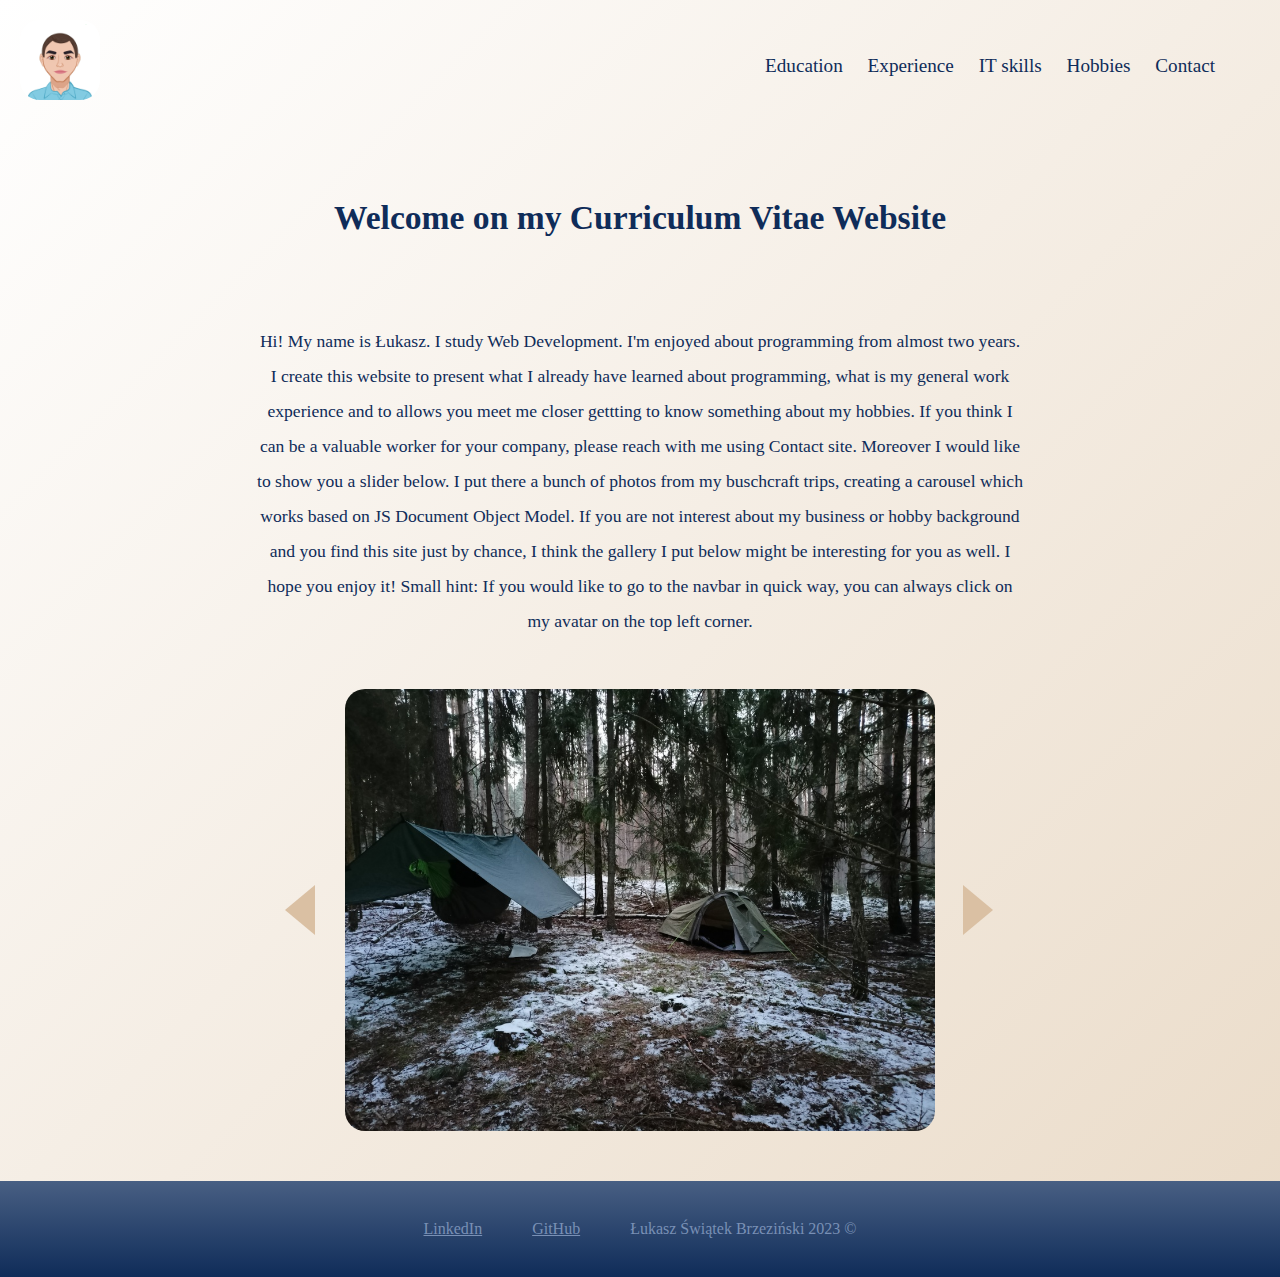
<file: index.html>
<!DOCTYPE html>
<html lang="en">
  <head>
    <meta charset="UTF-8" />
    <meta name="viewport" content="width=device-width, initial-scale=1.0" />
    <title>Swiatek Curriculum Vitae</title>
    <link rel="stylesheet" href="./styles.css" />
    <link rel="icon" href="./images/favicon.ico" />
  </head>
  <body>
    <section class="navbar">
      <a class="logo" href="#"
        ><img id="avatar" src="./images/AvatarMaker.png" alt="avatar"
      /></a>
      <ul class="nav">
        <li><a href="./education.html">Education</a></li>
        <li><a href="./work_experience.html">Experience</a></li>
        <li><a href="./it-skills.html">IT skills</a></li>
        <li><a href="./hobbies.html">Hobbies</a></li>
        <li><a href="./contact.html">Contact</a></li>
      </ul>
    </section>
    <section class="description">
      <h1>Welcome on my Curriculum Vitae Website</h1>
      <p>
        Hi! My name is Łukasz. I study Web Development. I'm enjoyed about
        programming from almost two years. I create this website to present what
        I already have learned about programming, what is my general work
        experience and to allows you meet me closer gettting to know something
        about my hobbies. If you think I can be a valuable worker for your
        company, please reach with me using Contact site. Moreover I would
        like to show you a slider below. I put there a bunch of photos from my
        buschcraft trips, creating a carousel which works based on JS Document
        Object Model. If you are not interest about my business or hobby
        background and you find this site just by chance, I think the gallery I
        put below might be interesting for you as well. I hope you enjoy it!
        Small hint: If you would like to go to the navbar in quick way, you can
        always click on my avatar on the top left corner.
      </p>
    </section>
    <section class="slider">
      <svg class="left" width="65" height="50">
        <polygon
          class="polygon polygon-left"
          points="45,0 15,25, 45,50"
          fill="#DAC0A3"
        ></polygon>
      </svg>
      <img
        class="adventure-photo"
        src="./images/i1.jpg"
        alt="adventure photos"
      />
      <svg class="right" width="65" height="50">
        <polygon
          class="polygon polygon-right"
          points="18,0 48,25 18,50"
          fill="#DAC0A3"
        ></polygon>
      </svg>
    </section>
    <footer>
      <a class="footer-element" href="https://www.linkedin.com/in/lukswiatek/"
        >LinkedIn</a
      >
      <a class="footer-element" href="https://github.com/Lukasz2506">GitHub</a>
      <p class="footer-element">Łukasz Świątek Brzeziński 2023 &copy</p>
    </footer>
  </body>
  <script src="./index.js"></script>
</html>
</file>
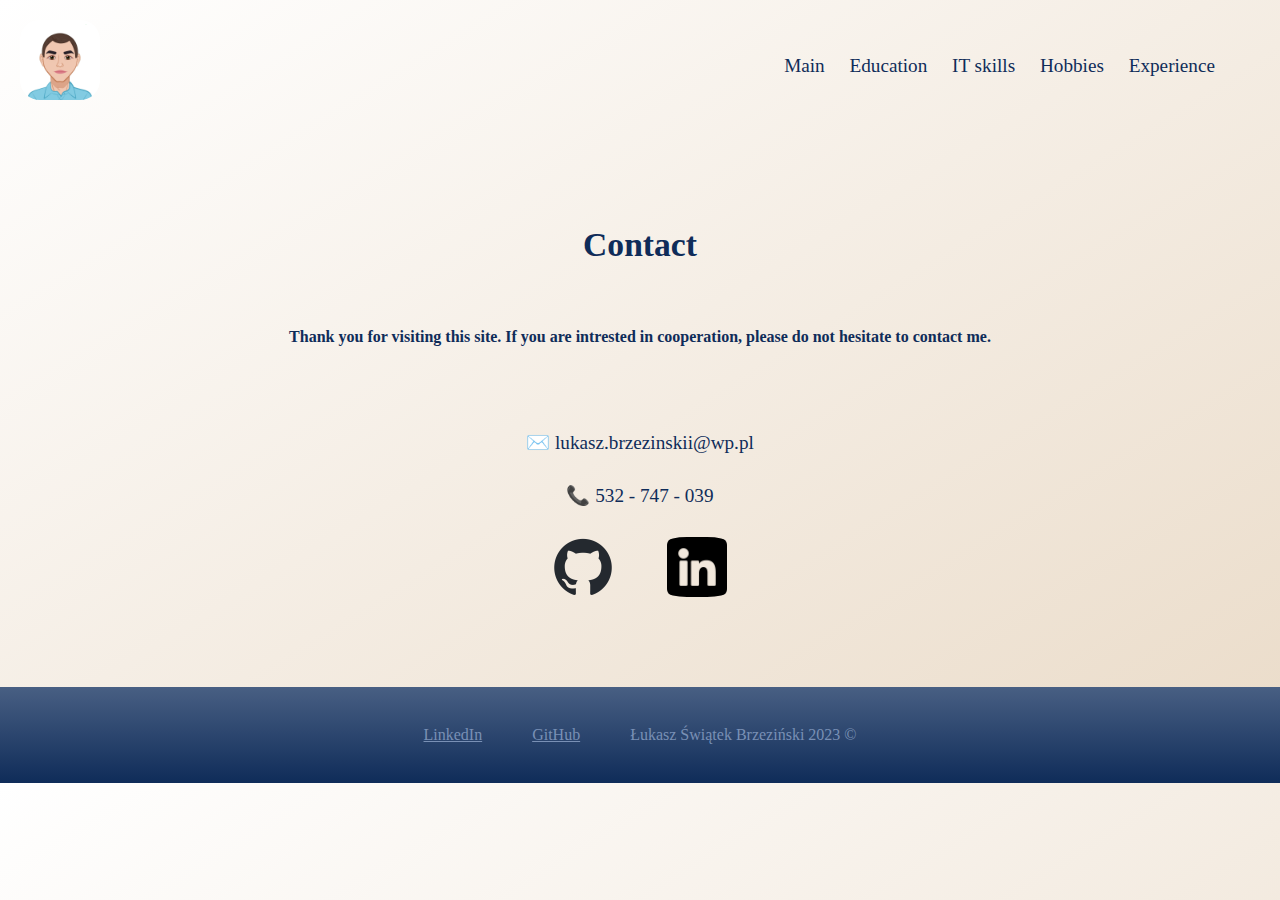
<file: contact.html>
<!DOCTYPE html>
<html lang="en">
  <head>
    <meta charset="UTF-8" />
    <meta name="viewport" content="width=device-width, initial-scale=1.0" />
    <title>Swiatek Work experience</title>
    <link rel="stylesheet" href="./styles.css" />
    <link rel="icon" href="./images/favicon.ico" />
  </head>
  <body>
    <section class="navbar">
      <a class="logo" href="#"
        ><img id="avatar" src="./images/AvatarMaker.png" alt="avatar"
      /></a>
      <ul class="nav">
        <li><a href="./index.html">Main</a></li>
        <li><a href="./education.html">Education</a></li>
        <li><a href="./it-skills.html">IT skills</a></li>
        <li><a href="./hobbies.html">Hobbies</a></li>
        <li><a href="./work_experience.html">Experience</a></li>
      </ul>
    </section>
    <section class="header">
      <h1>Contact</h1>
      <h4>Thank you for visiting this site. If you are intrested in cooperation, please do not hesitate to contact me. </p> 
    </section>
    <div class="contact-container"> 
      <p>✉️ <a href="mailto:lukasz.brzezinskii@wp.pl">lukasz.brzezinskii@wp.pl</a></p>
      <p>📞 532 - 747 - 039</p>
      <div class="social-media">
        <a href="https://github.com/Lukasz2506"><img class="gitHubIcon" src="./images/github-mark.png" alt="github icon"></a>
        <a href="https://www.linkedin.com/in/lukswiatek/"><img src="./images/linkedin.png" alt="linkedin icon"></a>
      </div>
    </div>
    <footer>
      <a class="footer-element" href="https://www.linkedin.com/in/lukswiatek/"
        >LinkedIn</a
      >
      <a class="footer-element" href="https://github.com/Lukasz2506">GitHub</a>
      <p class="footer-element">Łukasz Świątek Brzeziński 2023 &copy</p>
    </footer>
  </body>
  <script src="./contact.js"></script>
</html>
</file>
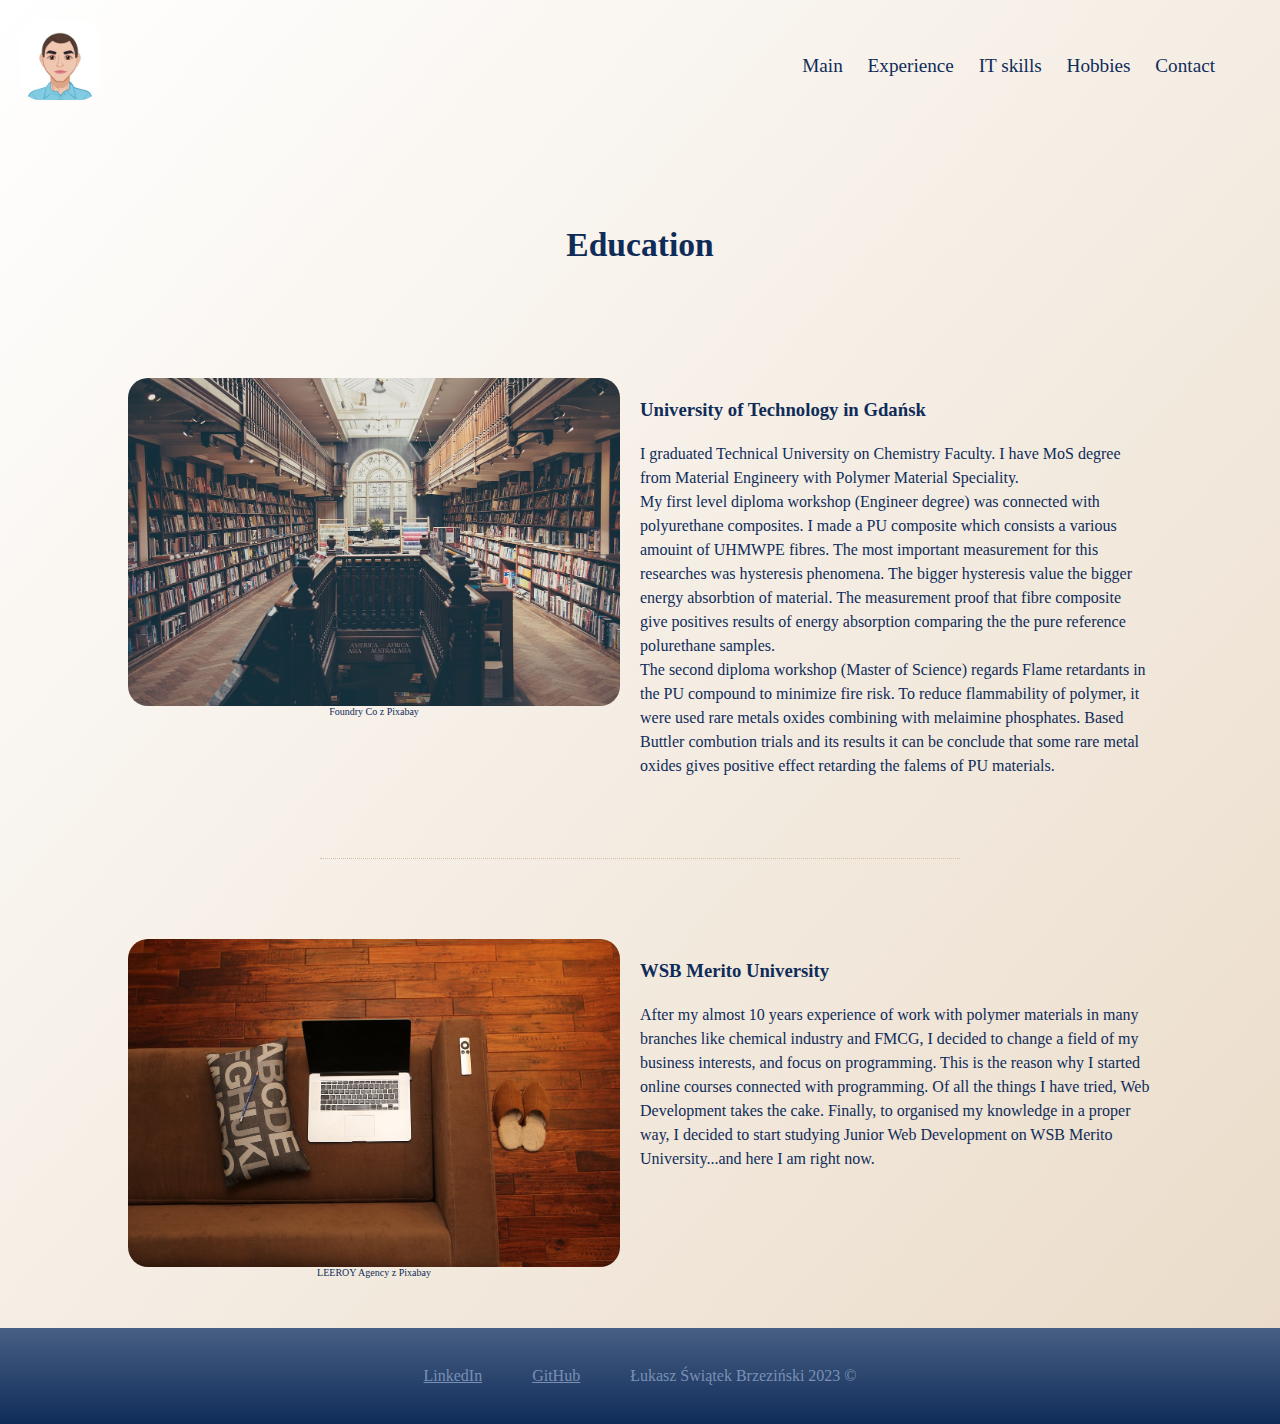
<file: education.html>
<!DOCTYPE html>
<html lang="en">
  <head>
    <meta charset="UTF-8" />
    <meta name="viewport" content="width=device-width, initial-scale=1.0" />
    <title>Swiatek Education</title>
    <link rel="stylesheet" href="./styles.css" />
    <link rel="icon" href="./images/favicon.ico" />
  </head>
  <body>
    <section class="navbar">
      <a class="logo" href="#"
        ><img id="avatar" src="./images/AvatarMaker.png" alt="avatar"
      /></a>
      <ul class="nav">
        <li><a href="./index.html">Main</a></li>
        <li><a href="./work_experience.html">Experience</a></li>
        <li><a href="./it-skills.html">IT skills</a></li>
        <li><a href="./hobbies.html">Hobbies</a></li>
        <li><a href="./contact.html">Contact</a></li>
      </ul>
    </section>
    <section class="header">
      <h1>Education</h1>
    </section>
    <section class="articles">
      <article class="article art-1">
        <div class="img-container">
          <img
            class="article-image"
            src="./images/library.jpg"
            alt="University of Technology"
          />
          <section class="links">
            <a
              href="https://pixabay.com/pl/users/foundry-923783/?utm_source=link-attribution&utm_medium=referral&utm_campaign=image&utm_content=869061"
            >
              Foundry Co</a
            >
            z
            <a
              href="https://pixabay.com/pl//?utm_source=link-attribution&utm_medium=referral&utm_campaign=image&utm_content=869061"
            >
              Pixabay</a
            >
          </section>
        </div>
        <div class="text-container">
          <h3>University of Technology in Gdańsk</h3>
          <p>
            I graduated Technical University on Chemistry Faculty. I have MoS
            degree from Material Engineery with Polymer Material Speciality.
            <br />

            My first level diploma workshop (Engineer degree) was connected with
            polyurethane composites. I made a PU composite which consists a
            various amouint of UHMWPE fibres. The most important measurement for
            this researches was hysteresis phenomena. The bigger hysteresis
            value the bigger energy absorbtion of material. The measurement
            proof that fibre composite give positives results of energy
            absorption comparing the the pure reference polurethane samples.
            <br />

            The second diploma workshop (Master of Science) regards Flame
            retardants in the PU compound to minimize fire risk. To reduce
            flammability of polymer, it were used rare metals oxides combining
            with melaimine phosphates. Based Buttler combution trials and its
            results it can be conclude that some rare metal oxides gives
            positive effect retarding the falems of PU materials.
          </p>
        </div>
      </article>
      <hr />
      <article class="article art-2">
        <div class="img-container">
          <img
            class="article-image"
            src="./images/home-office.jpg"
            alt="factory"
          />
          <section class="links">
            <a
              href="https://pixabay.com/pl/users/life-of-pix-364018/?utm_source=link-attribution&utm_medium=referral&utm_campaign=image&utm_content=569153"
            >
              LEEROY Agency</a
            >
            z
            <a
              href="https://pixabay.com/pl//?utm_source=link-attribution&utm_medium=referral&utm_campaign=image&utm_content=569153"
            >
              Pixabay</a
            >
          </section>
        </div>
        <div class="text-container">
          <h3>WSB Merito University</h3>
          <p>
            After my almost 10 years experience of work with polymer materials
            in many branches like chemical industry and FMCG, I decided to
            change a field of my business interests, and focus on programming.
            This is the reason why I started online courses connected with
            programming. Of all the things I have tried, Web Development takes the cake. Finally, to organised my
            knowledge in a proper way, I decided to start studying Junior Web
            Development on WSB Merito University...and here I am right now.
          </p>
        </div>
      </article>
    </section>

    <footer>
      <a class="footer-element" href="https://www.linkedin.com/in/lukswiatek/"
        >LinkedIn</a
      >
      <a class="footer-element" href="https://github.com/Lukasz2506">GitHub</a>
      <p class="footer-element">Łukasz Świątek Brzeziński 2023 &copy</p>
    </footer>
  </body>
  <script src="./work_experience.js"></script>
</html>
</file>
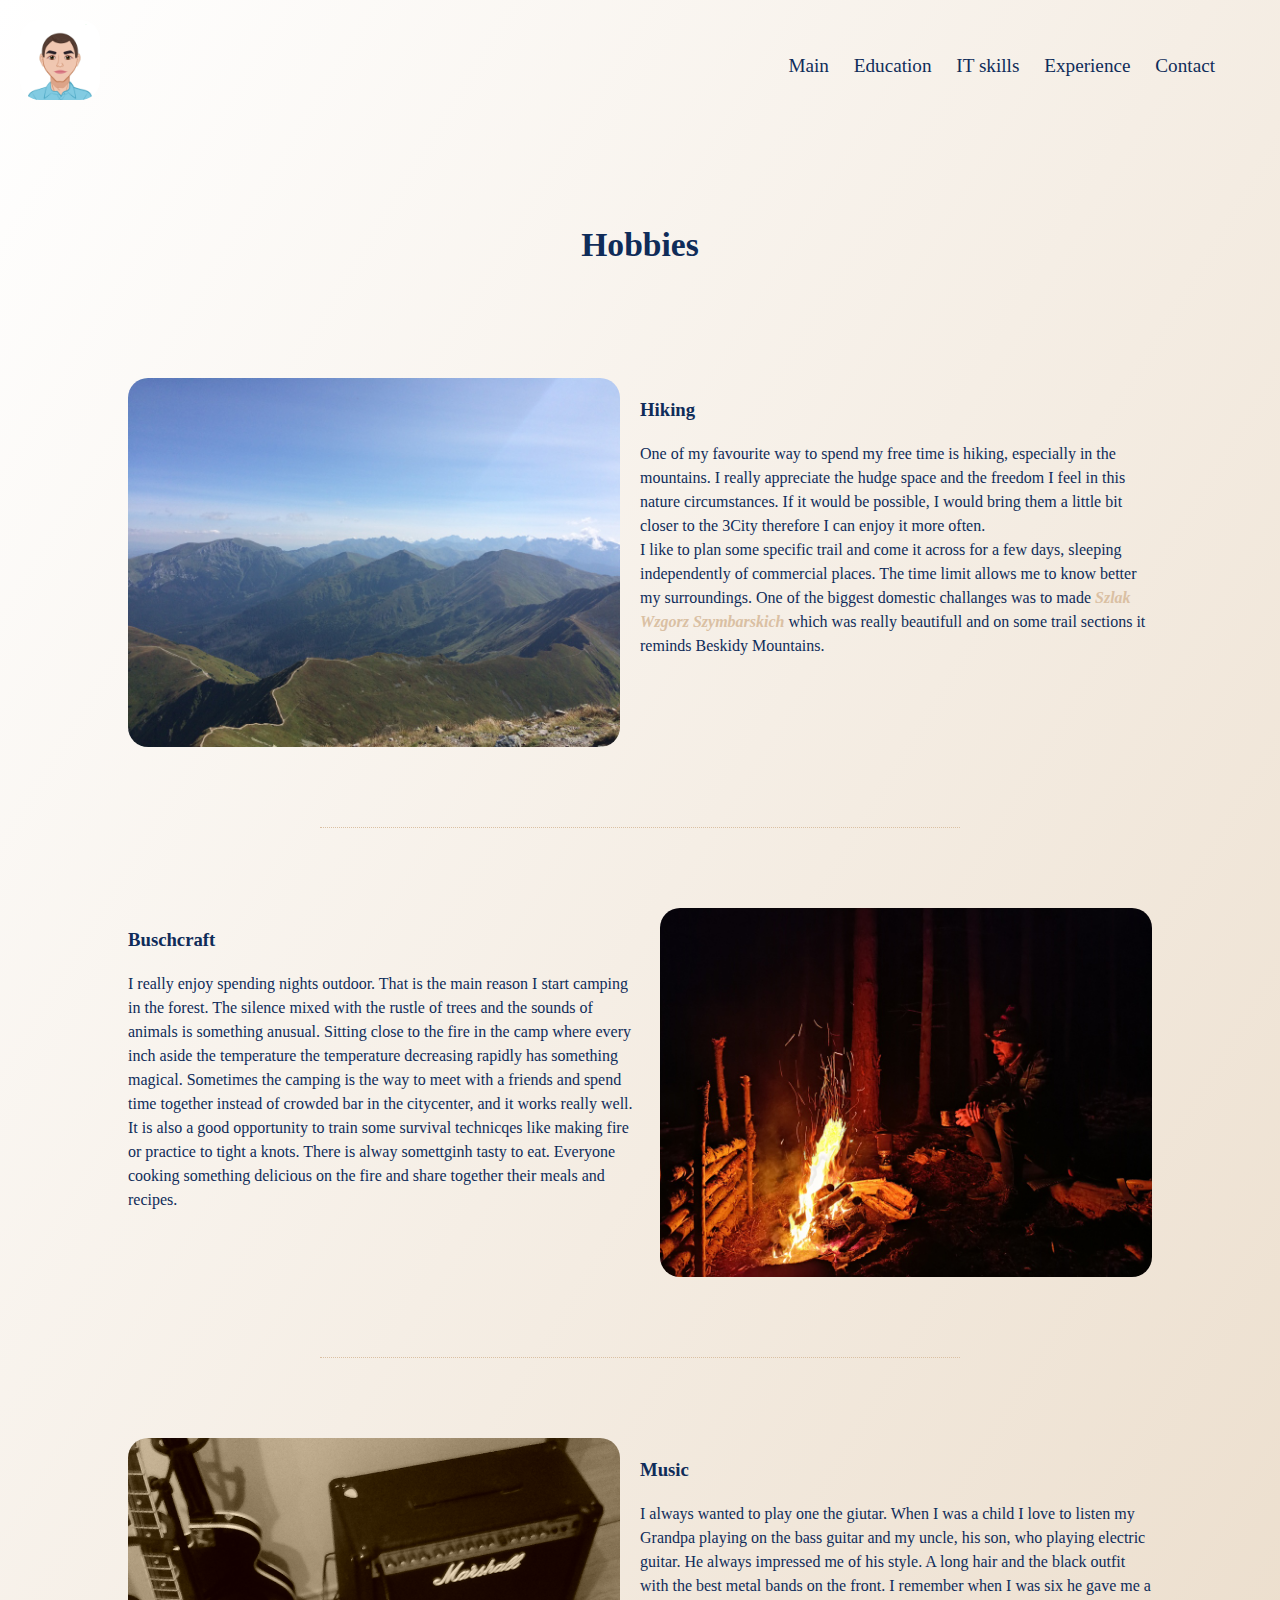
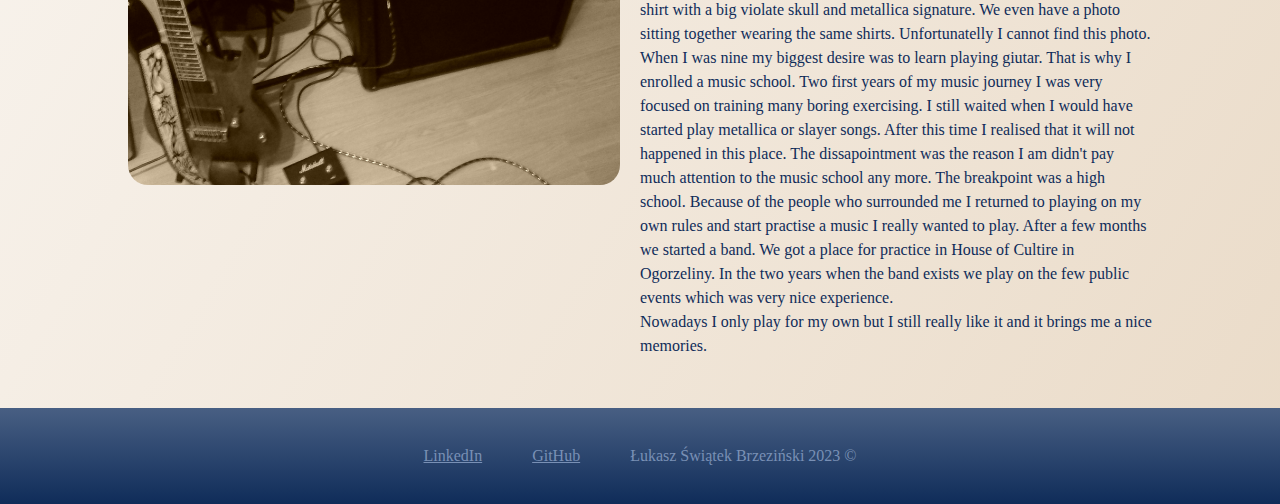
<file: hobbies.html>
<!DOCTYPE html>
<html lang="en">
  <head>
    <meta charset="UTF-8" />
    <meta name="viewport" content="width=device-width, initial-scale=1.0" />
    <title>Swiatek Work experience</title>
    <link rel="stylesheet" href="./styles.css" />
    <link rel="icon" href="./images/favicon.ico" />
  </head>
  <body>
    <section class="navbar">
      <a class="logo" href="#"
        ><img id="avatar" src="./images/AvatarMaker.png" alt="avatar"
      /></a>
      <ul class="nav">
        <li><a href="./index.html">Main</a></li>
        <li><a href="./education.html">Education</a></li>
        <li><a href="./it-skills.html">IT skills</a></li>
        <li><a href="./work_experience.html">Experience</a></li>
        <li><a href="./contact.html">Contact</a></li>
      </ul>
    </section>
    <section class="header">
      <h1>Hobbies</h1>
    </section>
    <section class="articles">
      <article class="article art-1">
        <div class="img-container">
          <img
            class="article-image"
            src="./images/hiking_mt.jpg"
            alt="hiking"
          />
        </div>
        <div class="text-container">
          <h3>Hiking</h3>
          <p>
            One of my favourite way to spend my free time is hiking, especially
            in the mountains. I really appreciate the hudge space and the
            freedom I feel in this nature circumstances. If it would be
            possible, I would bring them a little bit closer to the 3City
            therefore I can enjoy it more often. <br />
            I like to plan some specific trail and come it across for a few
            days, sleeping independently of commercial places. The time limit
            allows me to know better my surroundings. One of the biggest
            domestic challanges was to made
            <a
              href="http://pomorskieszlakipttk.pl/szlaki-piesze/wzgorz-szymbarskich/"
              >Szlak Wzgorz Szymbarskich</a
            >
            which was really beautifull and on some trail sections it reminds
            Beskidy Mountains.
          </p>
        </div>
      </article>
      <hr />
      <article class="article art-2">
        <div class="text-container">
          <h3>Buschcraft</h3>
          <p>
            I really enjoy spending nights outdoor. That is the main reason I
            start camping in the forest. The silence mixed with the rustle of
            trees and the sounds of animals is something anusual. Sitting close
            to the fire in the camp where every inch aside the temperature the
            temperature decreasing rapidly has something magical. Sometimes the
            camping is the way to meet with a friends and spend time together
            instead of crowded bar in the citycenter, and it works really well.
            It is also a good opportunity to train some survival technicqes like
            making fire or practice to tight a knots. There is alway somettginh
            tasty to eat. Everyone cooking something delicious on the fire and
            share together their meals and recipes.
          </p>
        </div>
        <div class="img-container">
          <img
            class="article-image"
            src="./images/bushcraft-sm.jpg"
            alt="factory"
          />
        </div>
      </article>
      <hr />
      <article class="article art-3">
        <div class="img-container">
          <img
            class="article-image"
            src="./images/Zrzut ekranu 2023-11-14 213956.png"
            alt="factory"
          />
        </div>
        <div class="text-container">
          <h3>Music</h3>
          <p>
            I always wanted to play one the giutar. When I was a child I love to
            listen my Grandpa playing on the bass guitar and my uncle, his son,
            who playing electric guitar. He always impressed me of his style. A
            long hair and the black outfit with the best metal bands on the
            front. I remember when I was six he gave me a shirt with a big
            violate skull and metallica signature. We even have a photo sitting
            together wearing the same shirts. Unfortunatelly I cannot find this
            photo. <br/> When I was nine my biggest desire was to learn playing
            giutar. That is why I enrolled a music school. Two first years of my
            music journey I was very focused on training many boring exercising.
            I still waited when I would have started play metallica or slayer
            songs. After this time I realised that it will not happened in this
            place. The dissapointment was the reason I am didn't pay much
            attention to the music school any more. The breakpoint was a high
            school. Because of the people who surrounded me I returned to
            playing on my own rules and start practise a music I really wanted
            to play. After a few months we started a band. We got a place for
            practice in House of Cultire in Ogorzeliny. In the two years when
            the band exists we play on the few public events which was very nice
            experience. <br/> Nowadays I only play for my own but I still really like
            it and it brings me a nice memories.
          </p>
        </div>
      </article>
    </section>

    <footer>
      <a class="footer-element" href="https://www.linkedin.com/in/lukswiatek/"
        >LinkedIn</a
      >
      <a class="footer-element" href="https://github.com/Lukasz2506">GitHub</a>
      <p class="footer-element">Łukasz Świątek Brzeziński 2023 &copy</p>
    </footer>
  </body>
  <script src="./work_experience.js"></script>
</html>
</file>
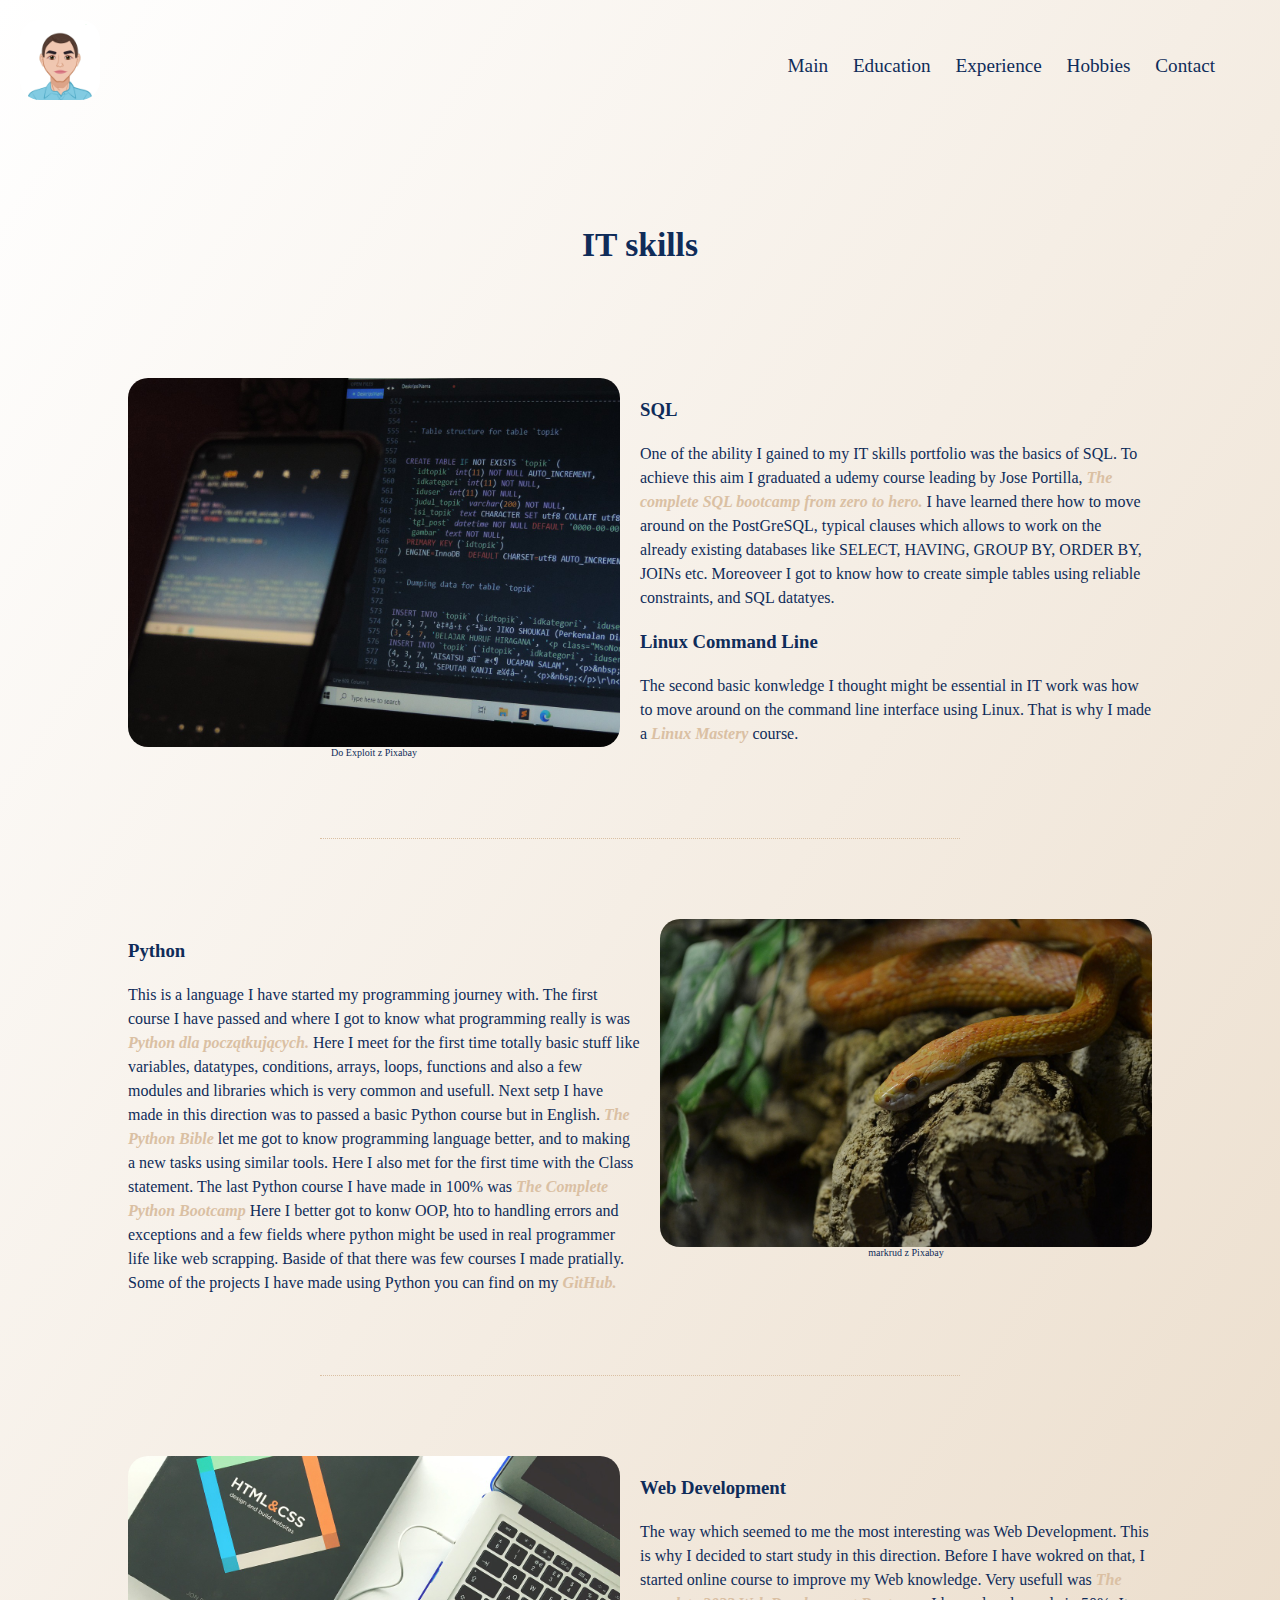
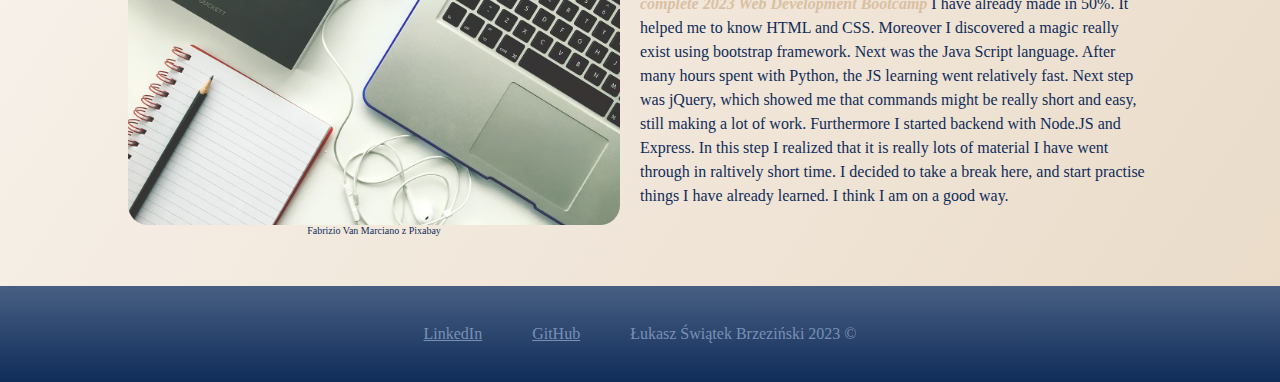
<file: it-skills.html>
<!DOCTYPE html>
<html lang="en">
  <head>
    <meta charset="UTF-8" />
    <meta name="viewport" content="width=device-width, initial-scale=1.0" />
    <title>Swiatek Work experience</title>
    <link rel="stylesheet" href="./styles.css" />
    <link rel="icon" href="./images/favicon.ico" />
  </head>
  <body>
    <section class="navbar">
      <a class="logo" href="#"
        ><img id="avatar" src="./images/AvatarMaker.png" alt="avatar"
      /></a>
      <ul class="nav">
        <li><a href="./index.html">Main</a></li>
        <li><a href="./education.html">Education</a></li>
        <li><a href="./work_experience.html">Experience</a></li>
        <li><a href="./hobbies.html">Hobbies</a></li>
        <li><a href="./contact.html">Contact</a></li>
      </ul>
    </section>
    <section class="header">
      <h1>IT skills</h1>
    </section>
    <section class="articles">
      <article class="article art-1">
        <div class="img-container">
          <img class="article-image" src="./images/data.jpg" alt="labolatory" />
          <section class="links">
            <a
              href="https://pixabay.com/pl/users/do_exploit-19423556/?utm_source=link-attribution&utm_medium=referral&utm_campaign=image&utm_content=5933101"
            >
              Do Exploit</a
            >
            z
            <a
              href="https://pixabay.com/pl//?utm_source=link-attribution&utm_medium=referral&utm_campaign=image&utm_content=5933101"
            >
              Pixabay</a
            >
          </section>
        </div>
        <div class="text-container">
          <h3>SQL</h3>
          <p>
            One of the ability I gained to my IT skills portfolio was the basics
            of SQL. To achieve this aim I graduated a udemy course leading by
            Jose Portilla,
            <a
              href="https://www.udemy.com/certificate/UC-b0c7fb0c-12e7-45d1-b231-06440f18c398/"
              >The complete SQL bootcamp from zero to hero.</a
            >
            I have learned there how to move around on the PostGreSQL, typical
            clauses which allows to work on the already existing databases like
            SELECT, HAVING, GROUP BY, ORDER BY, JOINs etc. Moreoveer I got to
            know how to create simple tables using reliable constraints, and SQL
            datatyes.
          </p>

          <h3>Linux Command Line</h3>
          <p>
            The second basic konwledge I thought might be essential in IT work
            was how to move around on the command line interface using Linux.
            That is why I made a
            <a
              href="https://www.udemy.com/certificate/UC-7891c479-d78f-457b-a351-a27df6cc9a2f/"
              >Linux Mastery</a
            >
            course.
          </p>
        </div>
      </article>
      <hr />
      <article class="article art-2">
        <div class="text-container">
          <h3>Python</h3>
          <p>
            This is a language I have started my programming journey with. The
            first course I have passed and where I got to know what programming
            really is was
            <a
              href="https://www.udemy.com/certificate/UC-62c09f03-29ee-492b-b5fc-1fe8b91aac19/"
              >Python dla początkujących.</a
            >
            Here I meet for the first time totally basic stuff like variables,
            datatypes, conditions, arrays, loops, functions and also a few
            modules and libraries which is very common and usefull. Next setp I
            have made in this direction was to passed a basic Python course but
            in English.
            <a
              href="https://www.udemy.com/certificate/UC-aa6ae328-71ca-4512-8a31-3fbbadb4233c/"
              >The Python Bible</a
            >
            let me got to know programming language better, and to making a new
            tasks using similar tools. Here I also met for the first time with
            the Class statement. The last Python course I have made in 100% was
            <a
              href="https://www.udemy.com/certificate/UC-7c687144-e1c6-474a-9790-b6434db9d8ac/"
              >The Complete Python Bootcamp</a
            >
            Here I better got to konw OOP, hto to handling errors and exceptions
            and a few fields where python might be used in real programmer life
            like web scrapping. Baside of that there was few courses I made
            pratially. Some of the projects I have made using Python you can
            find on my <a href="https://github.com/Lukasz2506">GitHub.</a>
          </p>
        </div>
        <div class="img-container">
          <img class="article-image" src="./images/snake.jpg" alt="factory" />
          <section class="links">
            <a
              href="https://pixabay.com/pl/users/markrud-10300133/?utm_source=link-attribution&utm_medium=referral&utm_campaign=image&utm_content=3722495"
            >
              markrud</a
            >
            z
            <a
              href="https://pixabay.com/pl//?utm_source=link-attribution&utm_medium=referral&utm_campaign=image&utm_content=3722495"
            >
              Pixabay</a
            >
          </section>
        </div>
      </article>
      <hr />
      <article class="article art-3">
        <div class="img-container">
          <img class="article-image" src="./images/html.jpg" alt="factory" />
          <section class="links">
            <a
              href="https://pixabay.com/pl/users/vanmarciano-1310286/?utm_source=link-attribution&utm_medium=referral&utm_campaign=image&utm_content=2038872"
            >
              Fabrizio Van Marciano</a
            >
            z
            <a
              href="https://pixabay.com/pl//?utm_source=link-attribution&utm_medium=referral&utm_campaign=image&utm_content=2038872"
            >
              Pixabay</a
            >
          </section>
        </div>
        <div class="text-container">
          <h3>Web Development</h3>
          <p>
            The way which seemed to me the most interesting was Web Development.
            This is why I decided to start study in this direction. Before I
            have wokred on that, I started online course to improve my Web
            knowledge. Very usefull was
            <a
              href="https://www.udemy.com/course/the-complete-web-development-bootcamp/"
              >The complete 2023 Web Development Bootcamp</a
            >
            I have already made in 50%. It helped me to know HTML and CSS.
            Moreover I discovered a magic really exist using bootstrap
            framework. Next was the Java Script language. After many hours spent
            with Python, the JS learning went relatively fast. Next step was
            jQuery, which showed me that commands might be really short and
            easy, still making a lot of work. Furthermore I started backend with
            Node.JS and Express. In this step I realized that it is really lots
            of material I have went through in raltively short time. I decided
            to take a break here, and start practise things I have already
            learned. I think I am on a good way.
          </p>
        </div>
      </article>
    </section>

    <footer>
      <a class="footer-element" href="https://www.linkedin.com/in/lukswiatek/"
        >LinkedIn</a
      >
      <a class="footer-element" href="https://github.com/Lukasz2506">GitHub</a>
      <p class="footer-element">Łukasz Świątek Brzeziński 2023 &copy</p>
    </footer>
  </body>
  <script src="./work_experience.js"></script>
</html>
</file>
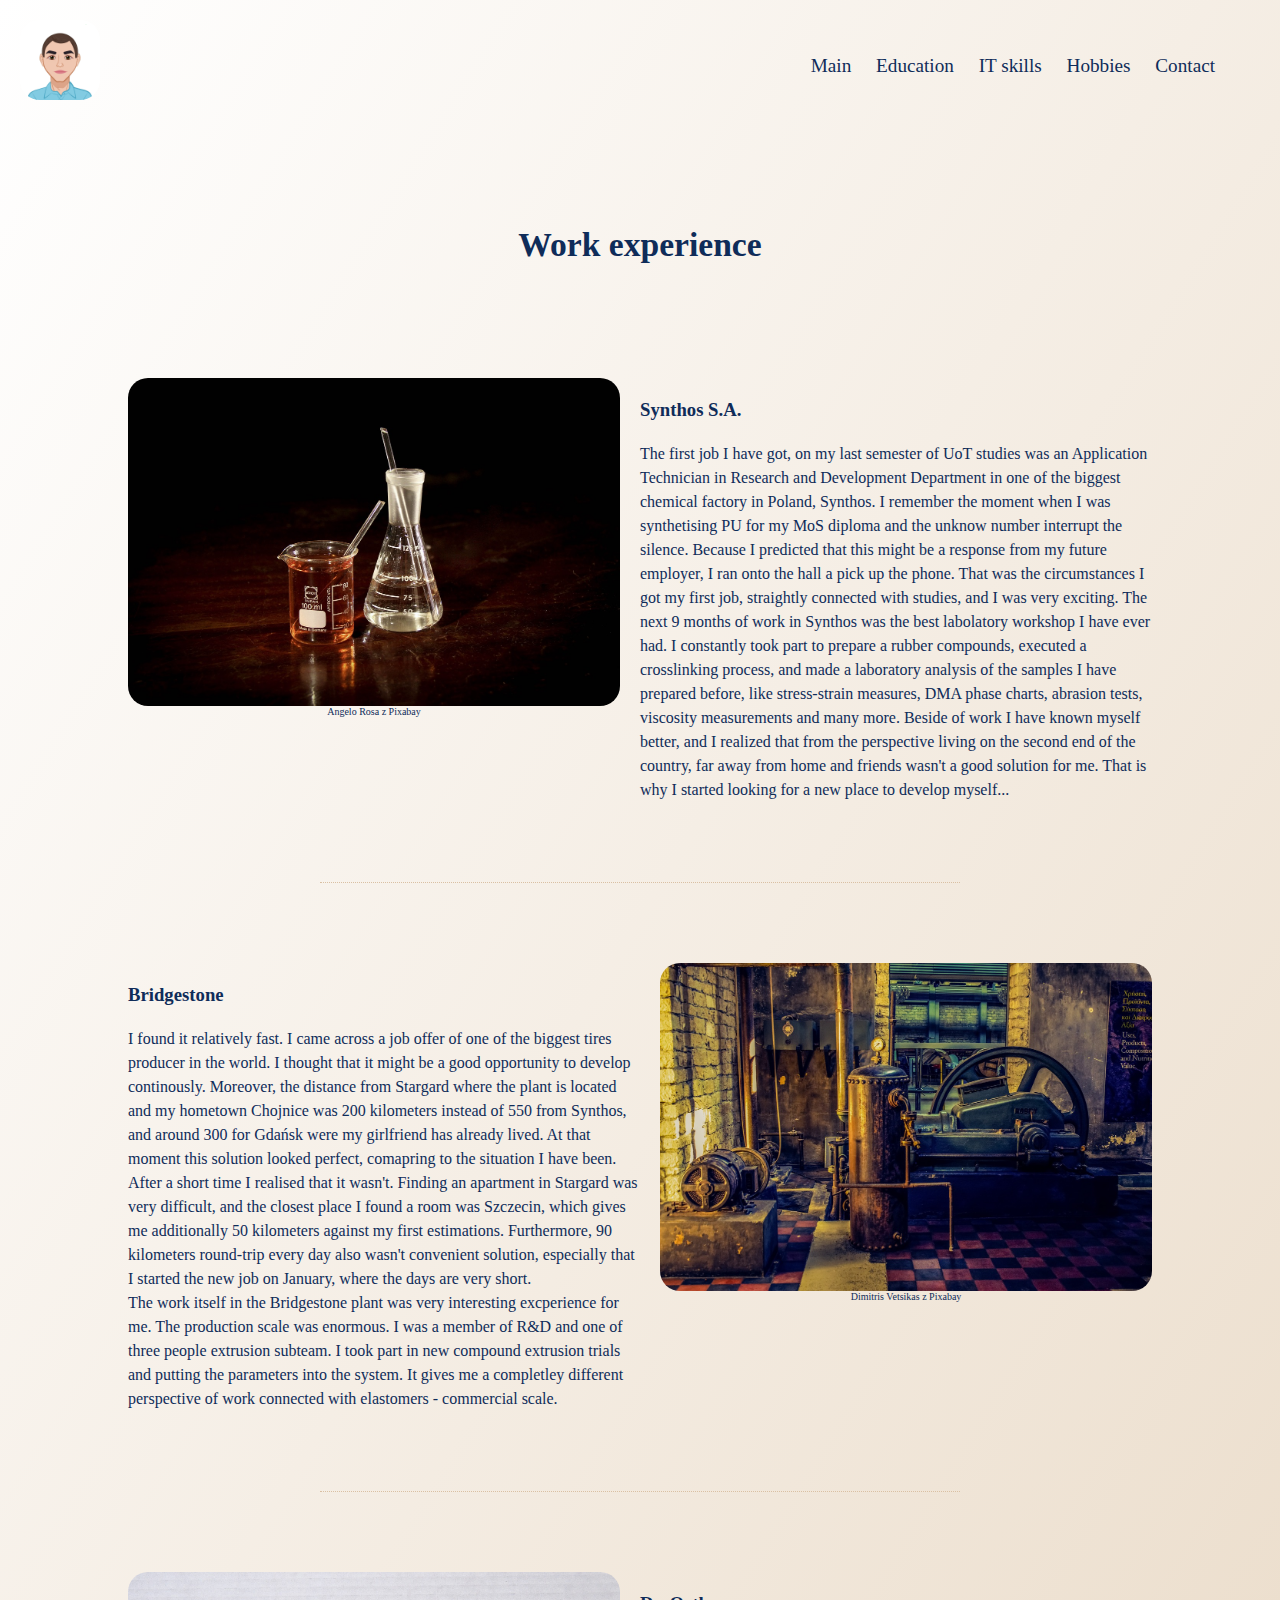
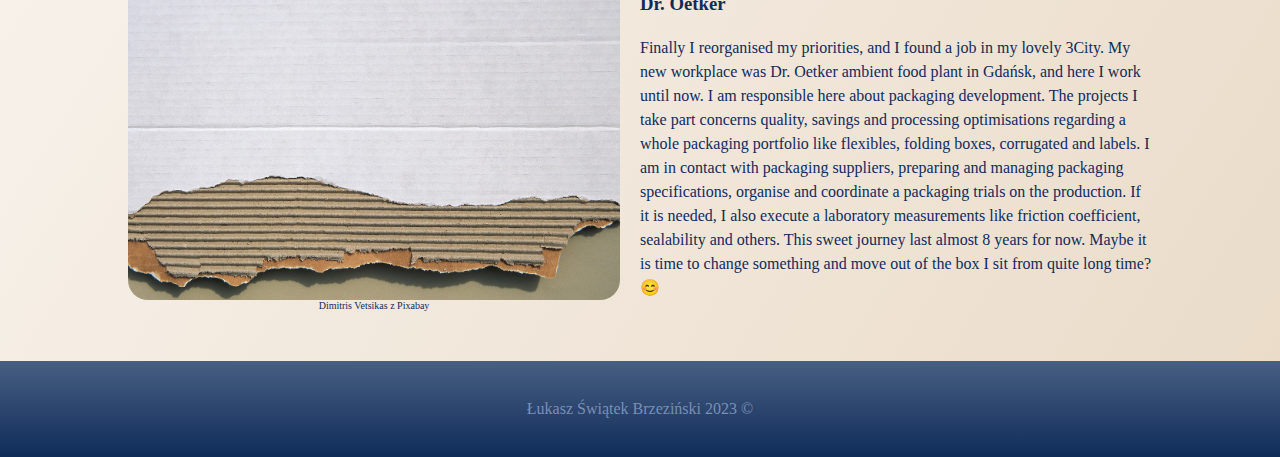
<file: work_experience.html>
<!DOCTYPE html>
<html lang="en">
  <head>
    <meta charset="UTF-8" />
    <meta name="viewport" content="width=device-width, initial-scale=1.0" />
    <title>Swiatek Work experience</title>
    <link rel="stylesheet" href="./styles.css" />
    <link rel="icon" href="./images/favicon.ico" />
  </head>
  <body>
    <section class="navbar">
      <a class="logo" href="#"
        ><img id="avatar" src="./images/AvatarMaker.png" alt="avatar"
      /></a>
      <ul class="nav">
        <li><a href="./index.html">Main</a></li>
        <li><a href="./education.html">Education</a></li>
        <li><a href="./it-skills.html">IT skills</a></li>
        <li><a href="./hobbies.html">Hobbies</a></li>
        <li><a href="./contact.html">Contact</a></li>
      </ul>
    </section>
    <section class="header">
      <h1>Work experience</h1>
    </section>
    <section class="articles">
      <article class="article art-1">
        <div class="img-container">
          <img
            class="article-image"
            src="./images/pharmacy.jpg"
            alt="labolatory"
          />
          <section class="links">
            <a
              href="https://pixabay.com/pl/users/angelorosa-4392745/?utm_source=link-attribution&utm_medium=referral&utm_campaign=image&utm_content=2055128"
            >
              Angelo Rosa</a
            >
            z
            <a
              href="https://pixabay.com/pl//?utm_source=link-attribution&utm_medium=referral&utm_campaign=image&utm_content=2055128"
            >
              Pixabay</a
            >
          </section>
        </div>
        <div class="text-container">
          <h3>Synthos S.A.</h3>
          <p>
            The first job I have got, on my last semester of UoT studies was an
            Application Technician in Research and Development Department in one
            of the biggest chemical factory in Poland, Synthos. I remember the
            moment when I was synthetising PU for my MoS diploma and the unknow
            number interrupt the silence. Because I predicted that this might be
            a response from my future employer, I ran onto the hall a pick up
            the phone. That was the circumstances I got my first job, straightly
            connected with studies, and I was very exciting. The next 9 months
            of work in Synthos was the best labolatory workshop I have ever had.
            I constantly took part to prepare a rubber compounds, executed a
            crosslinking process, and made a laboratory analysis of the samples
            I have prepared before, like stress-strain measures, DMA phase
            charts, abrasion tests, viscosity measurements and many more. Beside
            of work I have known myself better, and I realized that from the
            perspective living on the second end of the country, far away from
            home and friends wasn't a good solution for me. That is why I
            started looking for a new place to develop myself...
          </p>
        </div>
      </article>
      <hr />
      <article class="article art-2">
        <div class="text-container">
          <h3>Bridgestone</h3>
          <p>
            I found it relatively fast. I came across a job offer of one of the
            biggest tires producer in the world. I thought that it might be a
            good opportunity to develop continously. Moreover, the distance from
            Stargard where the plant is located and my hometown Chojnice was 200
            kilometers instead of 550 from Synthos, and around 300 for Gdańsk
            were my girlfriend has already lived. At that moment this solution
            looked perfect, comapring to the situation I have been. After a
            short time I realised that it wasn't. Finding an apartment in
            Stargard was very difficult, and the closest place I found a room
            was Szczecin, which gives me additionally 50 kilometers against my
            first estimations. Furthermore, 90 kilometers round-trip every day
            also wasn't convenient solution, especially that I started the new
            job on January, where the days are very short.<br />
            The work itself in the Bridgestone plant was very interesting
            excperience for me. The production scale was enormous. I was a
            member of R&D and one of three people extrusion subteam. I took part
            in new compound extrusion trials and putting the parameters into the
            system. It gives me a completley different perspective of work
            connected with elastomers - commercial scale.
          </p>
        </div>
        <div class="img-container">
          <img class="article-image" src="./images/mill.jpg" alt="factory" />
          <section class="links">
            <a
              href="https://pixabay.com/pl/users/dimitrisvetsikas1969-1857980/?utm_source=link-attribution&utm_medium=referral&utm_campaign=image&utm_content=2612951"
            >
              Dimitris Vetsikas</a
            >
            z
            <a
              href="https://pixabay.com/pl//?utm_source=link-attribution&utm_medium=referral&utm_campaign=image&utm_content=2612951"
            >
              Pixabay</a
            >
          </section>
        </div>
      </article>
      <hr />
      <article class="article art-3">
        <div class="img-container">
          <img
            class="article-image"
            src="./images/cardboard.jpg"
            alt="factory"
          />
          <section class="links">
            <a
              href="https://pixabay.com/pl/users/dimitrisvetsikas1969-1857980/?utm_source=link-attribution&utm_medium=referral&utm_campaign=image&utm_content=2612951"
            >
              Dimitris Vetsikas</a
            >
            z
            <a
              href="https://pixabay.com/pl//?utm_source=link-attribution&utm_medium=referral&utm_campaign=image&utm_content=2612951"
            >
              Pixabay</a
            >
          </section>
        </div>
        <div class="text-container">
          <h3>Dr. Oetker</h3>
          <p>
            Finally I reorganised my priorities, and I found a job in my lovely
            3City. My new workplace was Dr. Oetker ambient food plant in
            Gdańsk, and here I work until now. I am responsible here about
            packaging development. The projects I take part concerns quality,
            savings and processing optimisations regarding a whole packaging
            portfolio like flexibles, folding boxes, corrugated and labels. I am
            in contact with packaging suppliers, preparing and managing
            packaging specifications, organise and coordinate a packaging trials
            on the production. If it is needed, I also execute a laboratory
            measurements like friction coefficient, sealability and others. This
            sweet journey last almost 8 years for now. Maybe it is time to
            change something and move out of the box I sit from quite long time?
            😊
          </p>
        </div>
      </article>
    </section>

    <footer>
      <p>Łukasz Świątek Brzeziński 2023 &copy</p>
    </footer>
  </body>
  <script src="./work_experience.js"></script>
</html>
</file>
<file: styles.css>
* {
    margin: 0;
    padding: 0;
    box-sizing: border-box;
    
}

body {
    background-image: linear-gradient(to right bottom, white,#EADBC8);
    color: #0F2C59;
    z-index: -1;
    width: 100%;
}



.navbar {
    display: flex;
    justify-content: space-between;
    margin: 20px;
}

.nav {
    padding: 35px;
    font-size: larger;
}

#avatar {
    position: fixed;
    width: 80px;
    z-index: 1;
}

.nav>* {
    display: inline;
    padding: 10px;
    border-radius: 5px;
    
}

li>a {
    text-decoration: none;
    color: #0F2C59;
}

.nav>*:hover {
    background-color: #DAC0A3;
}

.description {
    text-align: center;
    max-width: 60%;
    margin: 0 auto;
    font-size: 1.1rem;
    line-height: 35px;
}

h1 {
    padding: 5%;
    font-size: 2.1rem;
}

.description > * {
    margin: 50px auto;
}

.slider {
    display: flex;
    gap: 10px;
    justify-content: center;
    align-items: center;
    margin: 50px;
}

img {
    border-radius: 20px;
    max-width: 50%;
    z-index: -1;
}

.polygon:hover {
    fill: #0F2C59;
}

footer {
    display: flex;
    gap: 50px;
    justify-content: center;
    align-items: center;
    height: 6rem;
    background-image: linear-gradient(to bottom, #485f83, #0F2C59);
    margin-top: 50px;
}

footer > * {
    color: #7990b5;
}

footer > a:hover {
    color: #F8F0E5;
}

.header {
    text-align: center;
    margin: 50px auto;
}

.article {
    display: flex;
    gap: 20px;
    max-width: 80%;
    margin: 0 auto;
}

.img-container {
    display: flex;
    flex-direction: column;
    font-size: x-small;
}

.links {
    margin: 0 auto;
}

.links > a {
    text-decoration: none;
    color: #0F2C59;
}

.text-container {
    max-width: 50%;
    line-height: 150%;
}

.article-image {
    max-width: 100%;
}

hr {
    max-width: 50%;
    margin: 80px auto;
    border-top: dotted 1px #DAC0A3;
    border-bottom: none;
    border-left: none;
    border-right: none;
}

h3 {
    margin: 20px auto;
}

.text-container > p > a {
    font-weight: bold;
    font-style: italic;
    text-decoration: none;
    color: #DAC0A3;
}

.text-container > p > a:hover {
    color: #0F2C59;
}

.contact-container {
    
    margin: 70px auto;
    font-size: 1.2rem;
    display: flex;
    flex-direction: column;
    align-items: center;
    max-width: 50%; 
}

.contact-container > p {
    margin: 15px 0;
}

.contact-container img {
    width: 60px;
    padding: 15px 0;
}

.contact-container a {
    text-decoration: none;
    color: #0F2C59;
}

.contact-container a:hover {
    color: #DAC0A3;
}

.social-media > * {
    padding: 25px;
}

@media (max-width: 600px) {
    .nav { 
        display: flex;
        flex-direction: column;
        border: 1px solid #0F2C59;
        border-radius: 10px;
        padding: 10px 0;
        width: 150.125px;
    }
    .slider {
        gap: 0;
        justify-content: space-around;
        margin: 50px 0;
    }
    .description {
        max-width: 90%;
    }
    .contact-container {
        max-width: 85%;
    }
}

@media (max-width: 950px) {
    .article {
        flex-direction: column;
    }
    .text-container {
        max-width: 100%;
    }
    #avatar {
        width: 60px;
        opacity: 0.2;
    }
    #avatar:hover {
        opacity: 0.8;
    }
    .description {
        max-width: 80%;
    }
    img {
        max-width: 70%;
    }
    .contact-container {
        max-width: 45%;
    }
    
}
</file>
